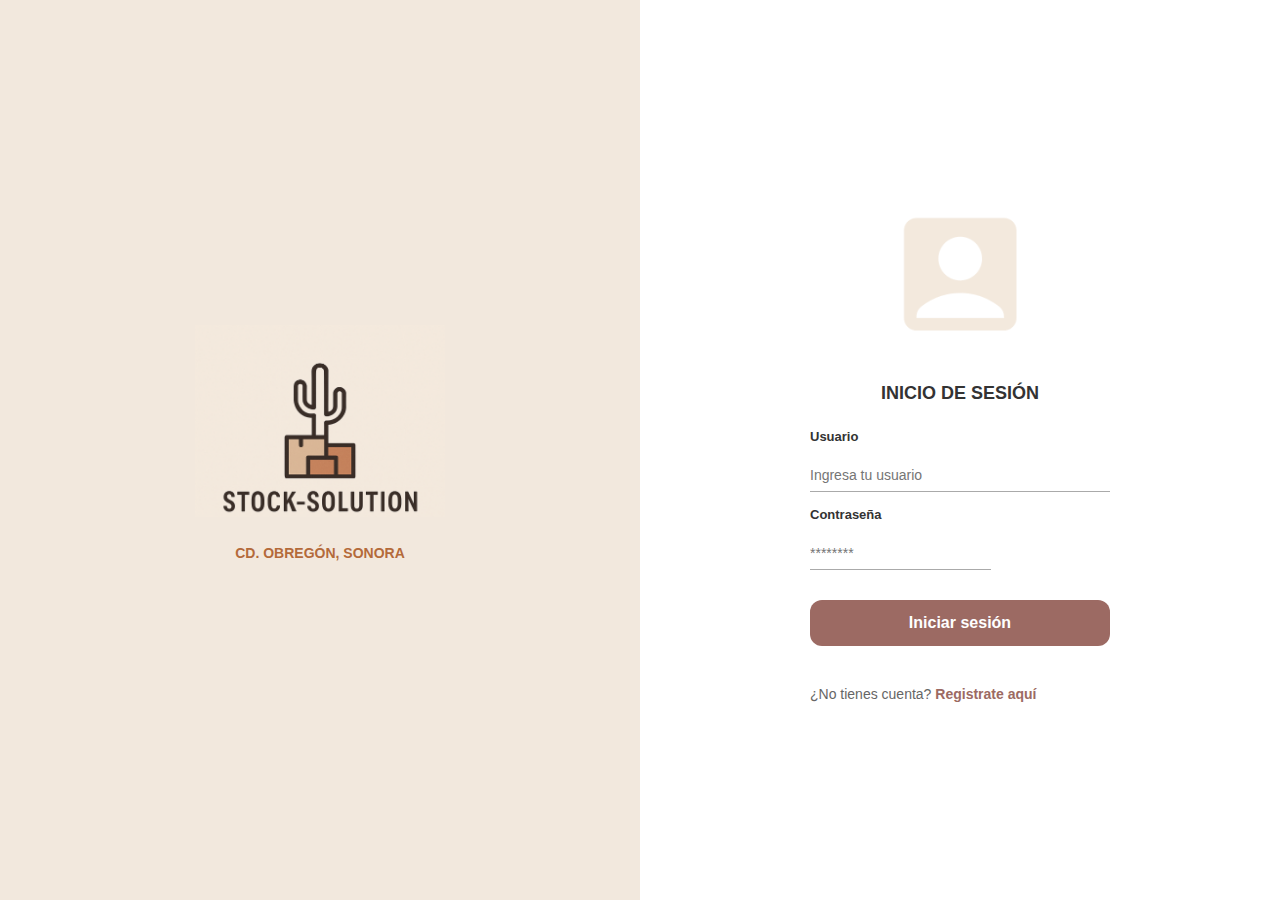
<file: Index.html>
<!DOCTYPE html>
<html lang="es">
<head>
    <meta charset="UTF-8">
    <meta name="viewport" content="width=device-width, initial-scale=1.0">
    <title>Inicio de Sesión - Stock Solution</title>
    <link rel="stylesheet" href="./css/index.css">
</head>
<body>
    <div class="container">
        <!-- Sec Izquierda -->
        <div class="left-section">
            <div class="logo-container">
                <img src="./img/Placeholder 2.png" alt="Stock-Solution Logo" class="logo">
                <p class="location">CD. OBREGÓN, SONORA</p>
            </div>
        </div>

        <!-- Sec Derecha -->
        <div class="right-section">
            <div class="login-box">
                <div class="user-icon">
                    <img src="./img/Untitled_Project_Account_Box_Icon_1 (3).png" alt="Usuario">
                </div>
                <h2>INICIO DE SESIÓN</h2>
                <form>
                    <label for="usuario">Usuario</label>
                    <input type="text" id="usuario" name="usuario" placeholder="Ingresa tu usuario">

                    <label for="password">Contraseña</label>
                    <div class="password-container">
                        <input type="password" id="password" name="password" placeholder="********">
                        <span class="toggle-password"></span>
                    </div>

                    <button type="submit">Iniciar sesión</button>
                     <p class="login-text">
            ¿No tienes cuenta? <a href="/registrarUsuario.html">Registrate aquí</a>
        </p>
                </form>
            </div>
            
        </div>
    </div>
 <script src="./js/index.js"></script>
</body>
</html>
</file>
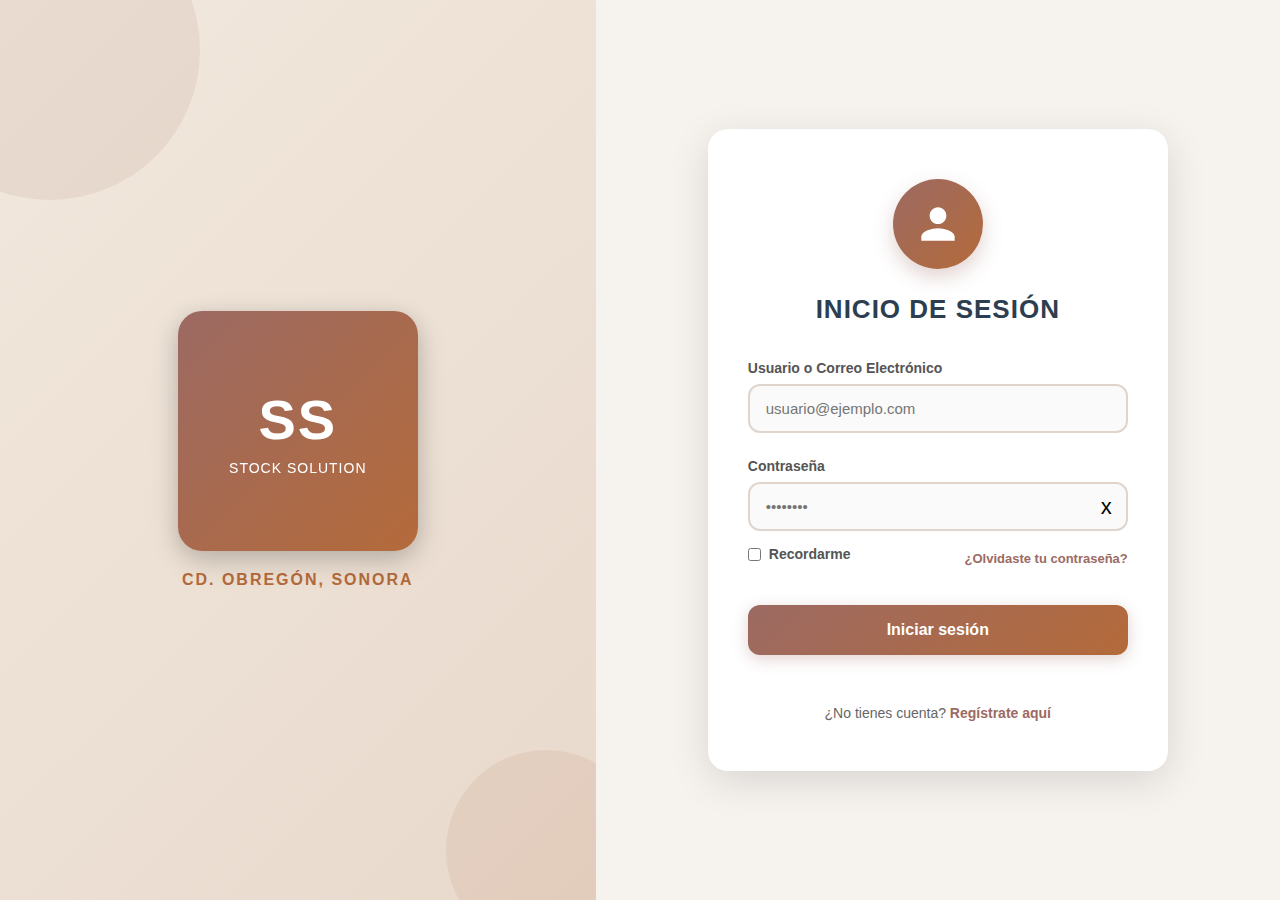
<file: log.html>
<!DOCTYPE html>
<html lang="es">
<head>
    <meta charset="UTF-8">
    <meta name="viewport" content="width=device-width, initial-scale=1.0">
    <link rel="stylesheet" href="./css/log.css">
    <title>Inicio de Sesión - Stock Solution</title>
    
</head>
<body>
    <div class="container">
        <!-- Sección Izquierda -->
        <div class="left-section">
            <div class="logo-container">
                <div class="logo" style="width: 240px; height: 240px; background: linear-gradient(135deg, #9c6a63 0%, #b46a3a 100%); border-radius: 24px; display: flex; flex-direction: column; align-items: center; justify-content: center; color: white; margin: 0 auto; box-shadow: 0 10px 30px rgba(0,0,0,0.15);">
                    <div style="font-size: 56px; font-weight: bold; letter-spacing: 2px;">SS</div>
                    <div style="font-size: 14px; margin-top: 8px; letter-spacing: 1px;">STOCK SOLUTION</div>
                </div>
                <p class="location">CD. OBREGÓN, SONORA</p>
            </div>
        </div>

        <!-- Sección Derecha -->
        <div class="right-section">
            <div class="login-box">
                <div class="user-icon">
                    <img src="data:image/svg+xml,%3Csvg xmlns='http://www.w3.org/2000/svg' viewBox='0 0 24 24' fill='white'%3E%3Cpath d='M12 12c2.21 0 4-1.79 4-4s-1.79-4-4-4-4 1.79-4 4 1.79 4 4 4zm0 2c-2.67 0-8 1.34-8 4v2h16v-2c0-2.66-5.33-4-8-4z'/%3E%3C/svg%3E" alt="Usuario">
                </div>
                <h2>INICIO DE SESIÓN</h2>
                
                <form id="loginForm" novalidate>
                    <div class="input-group">
                        <label for="usuario">Usuario o Correo Electrónico</label>
                        <input 
                            type="text" 
                            id="usuario" 
                            name="usuario" 
                            placeholder="usuario@ejemplo.com"
                            autocomplete="username"
                            required>
                        <div class="error-message" id="error-usuario">Por favor ingresa tu usuario o correo</div>
                    </div>

                    <div class="input-group">
                        <label for="password">Contraseña</label>
                        <div class="password-container">
                            <input 
                                type="password" 
                                id="password" 
                                name="password" 
                                placeholder="••••••••"
                                autocomplete="current-password"
                                required>
                            <span class="toggle-password" id="togglePassword"></span>
                        </div>
                        <div class="error-message" id="error-password">Por favor ingresa tu contraseña</div>
                    </div>

                    <div class="form-options">
                        <label class="remember-me">
                            <input type="checkbox" id="rememberMe" name="rememberMe">
                            <span>Recordarme</span>
                        </label>
                        <a href="#" class="forgot-password">¿Olvidaste tu contraseña?</a>
                    </div>

                    <button type="submit" id="loginButton">Iniciar sesión</button>
                    
                    <p class="login-text">
                        ¿No tienes cuenta? <a href="/registrarUsuario.html">Regístrate aquí</a>
                    </p>
                </form>
            </div>
        </div>
    </div>

    <!-- Toast Notification -->
    <div class="toast" id="toast">
        <span class="toast-icon" id="toastIcon"></span>
        <span class="toast-message" id="toastMessage"></span>
    </div>

    <script src="./js/log.js">
             
    </script>
</body>
</html>
</file>
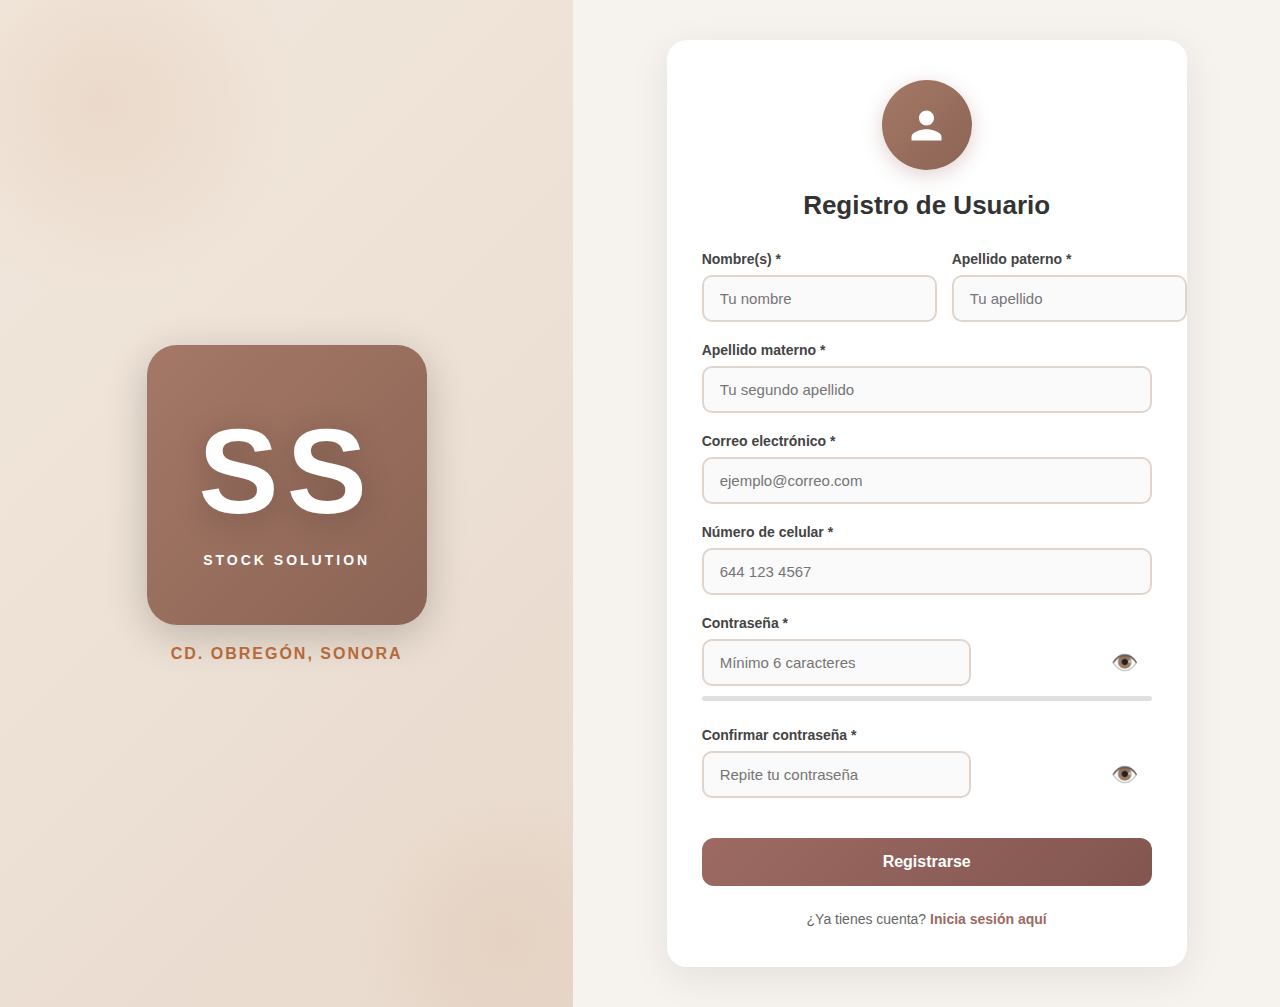
<file: registrarUsuario.html>
<!DOCTYPE html>
<html lang="es">
<head>
    <meta charset="UTF-8">
    <meta name="viewport" content="width=device-width, initial-scale=1.0">
    <title>Registro Usuario</title>
    <style>
        * {
            margin: 0;
            padding: 0;
            box-sizing: border-box;
            font-family: "Arial", sans-serif;
        }

        body {
            background: #f6f2ee;
        }

        .contenedor {
            display: flex;
            min-height: 100vh;
        }

        /* IZQUIERDA */
        .lado-izquierdo {
            flex: 1.2;
            background: linear-gradient(135deg, #f2e8dd 0%, #e8d9cc 100%);
            display: flex;
            align-items: center;
            justify-content: center;
            padding: 20px;
            position: relative;
            overflow: hidden;
        }

        .lado-izquierdo::before {
            content: '';
            position: absolute;
            width: 400px;
            height: 400px;
            background: radial-gradient(circle, rgba(180, 106, 58, 0.1) 0%, transparent 70%);
            border-radius: 50%;
            top: -100px;
            left: -100px;
            animation: float 6s ease-in-out infinite;
        }

        .lado-izquierdo::after {
            content: '';
            position: absolute;
            width: 300px;
            height: 300px;
            background: radial-gradient(circle, rgba(180, 106, 58, 0.08) 0%, transparent 70%);
            border-radius: 50%;
            bottom: -80px;
            right: -80px;
            animation: float 8s ease-in-out infinite reverse;
        }

        @keyframes float {
            0%, 100% { transform: translate(0, 0); }
            50% { transform: translate(20px, 20px); }
        }

        .logo-box {
            text-align: center;
            position: relative;
            z-index: 1;
        }

        .logo-contenedor {
            width: 280px;
            height: 280px;
            max-width: 100%;
            background: linear-gradient(135deg, #a57866 0%, #8b6455 100%);
            border-radius: 30px;
            display: flex;
            flex-direction: column;
            align-items: center;
            justify-content: center;
            margin: 0 auto;
            box-shadow: 0 10px 40px rgba(0,0,0,0.2);
            animation: fadeInScale 0.8s ease-out;
            padding: 30px;
        }

        @keyframes fadeInScale {
            from {
                opacity: 0;
                transform: scale(0.9);
            }
            to {
                opacity: 1;
                transform: scale(1);
            }
        }

        .logo {
            font-size: 120px;
            color: white;
            font-weight: bold;
            letter-spacing: 8px;
            filter: drop-shadow(0 5px 15px rgba(0,0,0,0.2));
        }

        .logo-subtitle {
            color: white;
            font-size: 14px;
            font-weight: 600;
            margin-top: 12px;
            letter-spacing: 3px;
            text-transform: uppercase;
        }

        .logo-box p {
            color: #b46a3a;
            font-size: 16px;
            font-weight: bold;
            margin-top: 20px;
            letter-spacing: 2px;
            text-transform: uppercase;
            animation: fadeIn 1s ease-out 0.3s backwards;
        }

        @keyframes fadeIn {
            from { opacity: 0; transform: translateY(10px); }
            to { opacity: 1; transform: translateY(0); }
        }

        /* DERECHA */
        .lado-derecho {
            flex: 1.5;
            display: flex;
            align-items: center;
            justify-content: center;
            padding: 40px 20px;
            overflow-y: auto;
        }

        .card {
            width: 100%;
            max-width: 520px;
            background: white;
            padding: 40px 35px;
            border-radius: 20px;
            box-shadow: 0 10px 40px rgba(0,0,0,0.08);
            text-align: center;
            animation: slideInRight 0.6s ease-out;
        }

        @keyframes slideInRight {
            from {
                opacity: 0;
                transform: translateX(30px);
            }
            to {
                opacity: 1;
                transform: translateX(0);
            }
        }

        .icono-usuario {
            width: 90px;
            height: 90px;
            background: linear-gradient(135deg, #a57866 0%, #8b6455 100%);
            border-radius: 50%;
            display: flex;
            align-items: center;
            justify-content: center;
            margin: 0 auto 20px;
            box-shadow: 0 5px 20px rgba(156, 106, 99, 0.3);
            transition: transform 0.3s ease;
        }

        .icono-usuario svg {
            width: 45px;
            height: 45px;
            fill: white;
        }

        .icono-usuario:hover {
            transform: scale(1.05);
        }

        h2 {
            font-size: 26px;
            margin-bottom: 30px;
            color: #333;
            font-weight: 600;
        }

        /* FORMULARIO */
        .formulario {
            display: flex;
            flex-direction: column;
            gap: 20px;
            text-align: left;
        }

        .fila {
            display: grid;
            grid-template-columns: repeat(2, 1fr);
            gap: 15px;
        }

        .grupo {
            display: flex;
            flex-direction: column;
            position: relative;
        }

        label {
            font-size: 14px;
            font-weight: 600;
            margin-bottom: 8px;
            color: #444;
            transition: color 0.3s ease;
        }

        .grupo:focus-within label {
            color: #9c6a63;
        }

        input {
            border: 2px solid #e0d5cc;
            border-radius: 10px;
            padding: 13px 16px;
            font-size: 15px;
            transition: all 0.3s ease;
            background: #fafafa;
        }

        input:focus {
            outline: none;
            border-color: #9c6a63;
            background: white;
            box-shadow: 0 0 0 4px rgba(156, 106, 99, 0.1);
            transform: translateY(-1px);
        }

        input.error {
            border-color: #e74c3c;
            animation: shake 0.4s ease;
        }

        @keyframes shake {
            0%, 100% { transform: translateX(0); }
            25% { transform: translateX(-5px); }
            75% { transform: translateX(5px); }
        }

        input.success {
            border-color: #27ae60;
        }

        /* MENSAJES DE ERROR */
        .mensaje-error {
            font-size: 12px;
            color: #e74c3c;
            margin-top: 5px;
            display: none;
            animation: fadeInDown 0.3s ease;
        }

        @keyframes fadeInDown {
            from {
                opacity: 0;
                transform: translateY(-5px);
            }
            to {
                opacity: 1;
                transform: translateY(0);
            }
        }

        .mensaje-error.visible {
            display: block;
        }

        /* CONTRASEÑA */
        .password-box {
            position: relative;
        }

        .password-box input {
            padding-right: 50px;
        }

        .ver {
            position: absolute;
            right: 14px;
            top: 50%;
            transform: translateY(-50%);
            cursor: pointer;
            font-size: 22px;
            user-select: none;
            transition: all 0.2s ease;
        }

        .ver:hover {
            transform: translateY(-50%) scale(1.1);
        }

        /* INDICADOR DE FORTALEZA */
        .strength-meter {
            margin-top: 10px;
            height: 5px;
            background: #e0e0e0;
            border-radius: 3px;
            overflow: hidden;
        }

        .strength-bar {
            height: 100%;
            width: 0%;
            transition: all 0.4s ease;
            border-radius: 3px;
        }

        .strength-text {
            font-size: 12px;
            margin-top: 6px;
            font-weight: 600;
            transition: all 0.3s ease;
        }

        /* BOTÓN */
        .btn-submit {
            margin-top: 20px;
            padding: 15px;
            font-size: 16px;
            font-weight: bold;
            background: linear-gradient(135deg, #9c6a63 0%, #82564f 100%);
            color: white;
            border: none;
            border-radius: 12px;
            cursor: pointer;
            transition: all 0.3s ease;
            position: relative;
            overflow: hidden;
        }

        .btn-submit::before {
            content: '';
            position: absolute;
            top: 50%;
            left: 50%;
            width: 0;
            height: 0;
            border-radius: 50%;
            background: rgba(255, 255, 255, 0.2);
            transform: translate(-50%, -50%);
            transition: width 0.6s, height 0.6s;
        }

        .btn-submit:hover::before {
            width: 300px;
            height: 300px;
        }

        .btn-submit:hover {
            transform: translateY(-2px);
            box-shadow: 0 6px 20px rgba(156, 106, 99, 0.4);
        }

        .btn-submit:active {
            transform: translateY(0);
        }

        .btn-submit:disabled {
            background: linear-gradient(135deg, #ccc 0%, #bbb 100%);
            cursor: not-allowed;
            transform: none;
        }

        /* LOGIN */
        .login-text {
            margin-top: 25px;
            font-size: 14px;
            color: #666;
        }

        .login-text a {
            color: #9c6a63;
            font-weight: bold;
            text-decoration: none;
            transition: all 0.2s ease;
            position: relative;
        }

        .login-text a::after {
            content: '';
            position: absolute;
            width: 0;
            height: 2px;
            bottom: -2px;
            left: 0;
            background: #9c6a63;
            transition: width 0.3s ease;
        }

        .login-text a:hover::after {
            width: 100%;
        }

        .login-text a:hover {
            color: #82564f;
        }

        /* TOAST NOTIFICATION */
        .toast {
            position: fixed;
            top: 30px;
            right: 30px;
            background: white;
            padding: 18px 26px;
            border-radius: 14px;
            box-shadow: 0 6px 30px rgba(0,0,0,0.15);
            display: none;
            align-items: center;
            gap: 14px;
            z-index: 1000;
            animation: slideInToast 0.4s cubic-bezier(0.68, -0.55, 0.265, 1.55);
            max-width: 350px;
        }

        @keyframes slideInToast {
            from {
                transform: translateX(400px);
                opacity: 0;
            }
            to {
                transform: translateX(0);
                opacity: 1;
            }
        }

        .toast.show {
            display: flex;
        }

        .toast.success {
            border-left: 5px solid #27ae60;
        }

        .toast.error {
            border-left: 5px solid #e74c3c;
        }

        .toast-icon {
            font-size: 24px;
        }

        .toast-message {
            font-size: 14px;
            color: #333;
            font-weight: 500;
        }

        /* RESPONSIVE */
        @media (max-width: 950px) {
            .contenedor {
                flex-direction: column;
            }

            .lado-izquierdo {
                min-height: 30vh;
            }

            .card {
                padding: 35px 28px;
            }

            .fila {
                grid-template-columns: 1fr;
            }
        }

        @media (max-width: 500px) {
            .card {
                padding: 28px 22px;
            }

            h2 {
                font-size: 22px;
            }

            .logo-contenedor {
                width: 220px;
                height: 220px;
            }

            .logo {
                font-size: 70px;
            }

            .logo-subtitle {
                font-size: 11px;
                letter-spacing: 2px;
            }
        }
    </style>
</head>
<body>

<div class="contenedor">
    <!-- Sección izquierda -->
    <div class="lado-izquierdo">
        <div class="logo-box">
            <div class="logo-contenedor">
                <div class="logo">SS</div>
                <div class="logo-subtitle">STOCK SOLUTION</div>
            </div>
            <p>CD. Obregón, Sonora</p>
        </div>
    </div>

    <!-- Sección derecha -->
    <div class="lado-derecho">
        <div class="card">
            <div class="icono-usuario">
                <svg viewBox="0 0 24 24" xmlns="http://www.w3.org/2000/svg">
                    <path d="M12 12c2.21 0 4-1.79 4-4s-1.79-4-4-4-4 1.79-4 4 1.79 4 4 4zm0 2c-2.67 0-8 1.34-8 4v2h16v-2c0-2.66-5.33-4-8-4z"/>
                </svg>
            </div>
            <h2>Registro de Usuario</h2>

            <div class="formulario">
                <!-- Nombre completo -->
                <div class="fila">
                    <div class="grupo">
                        <label>Nombre(s) *</label>
                        <input type="text" id="nombre" placeholder="Tu nombre" autocomplete="given-name">
                        <span class="mensaje-error" id="error-nombre">Ingresa tu nombre</span>
                    </div>

                    <div class="grupo">
                        <label>Apellido paterno *</label>
                        <input type="text" id="apellidoP" placeholder="Tu apellido" autocomplete="family-name">
                        <span class="mensaje-error" id="error-apellidoP">Ingresa tu apellido</span>
                    </div>
                </div>

                <!-- Apellido Materno -->
                <div class="grupo">
                    <label>Apellido materno *</label>
                    <input type="text" id="apellidoM" placeholder="Tu segundo apellido" autocomplete="additional-name">
                    <span class="mensaje-error" id="error-apellidoM">Ingresa tu segundo apellido</span>
                </div>

                <!-- Correo -->
                <div class="grupo">
                    <label>Correo electrónico *</label>
                    <input type="email" id="correo" placeholder="ejemplo@correo.com" autocomplete="email">
                    <span class="mensaje-error" id="error-correo">Ingresa un correo válido</span>
                </div>

                <!-- Teléfono -->
                <div class="grupo">
                    <label>Número de celular *</label>
                    <input type="tel" id="celular" placeholder="644 123 4567" maxlength="12" autocomplete="tel">
                    <span class="mensaje-error" id="error-celular">Ingresa un número válido (10 dígitos)</span>
                </div>

                <!-- Contraseña -->
                <div class="grupo">
                    <label>Contraseña *</label>
                    <div class="password-box">
                        <input type="password" id="contrasena" minlength="6" placeholder="Mínimo 6 caracteres" autocomplete="new-password">
                        <span class="ver" data-target="contrasena">👁️</span>
                    </div>

                    <div class="strength-meter">
                        <div class="strength-bar" id="strength-bar"></div>
                    </div>

                    <div class="strength-text" id="strength-text"></div>

                    <span class="mensaje-error" id="error-contrasena">La contraseña debe tener al menos 6 caracteres</span>
                </div>

                <!-- Confirmar -->
                <div class="grupo">
                    <label>Confirmar contraseña *</label>
                    <div class="password-box">
                        <input type="password" id="confirmar" minlength="6" placeholder="Repite tu contraseña" autocomplete="new-password">
                        <span class="ver" data-target="confirmar">👁️</span>
                    </div>
                    <span class="mensaje-error" id="error-confirmar">Las contraseñas no coinciden</span>
                </div>

                <button type="button" class="btn-submit" id="btnRegistrar">Registrarse</button>
            </div>

            <p class="login-text">
                ¿Ya tienes cuenta? <a href="/log.html">Inicia sesión aquí</a>
            </p>
        </div>
    </div>
</div>

<!-- Toast -->
<div class="toast" id="toast">
    <span class="toast-icon" id="toast-icon"></span>
    <span class="toast-message" id="toast-message"></span>
</div>

<script>
// Variables globales
const inputs = {
    nombre: document.getElementById('nombre'),
    apellidoP: document.getElementById('apellidoP'),
    apellidoM: document.getElementById('apellidoM'),
    correo: document.getElementById('correo'),
    celular: document.getElementById('celular'),
    contrasena: document.getElementById('contrasena'),
    confirmar: document.getElementById('confirmar')
};

const btnRegistrar = document.getElementById('btnRegistrar');

// Toggle password visibility
document.querySelectorAll('.ver').forEach(btn => {
    btn.addEventListener('click', function() {
        const targetId = this.getAttribute('data-target');
        const input = document.getElementById(targetId);
        
        if (input.type === 'password') {
            input.type = 'text';
            this.textContent = '🙈';
        } else {
            input.type = 'password';
            this.textContent = '👁️';
        }
    });
});

// Formatear teléfono automáticamente
inputs.celular.addEventListener('input', function(e) {
    let value = e.target.value.replace(/\D/g, '');
    if (value.length > 10) value = value.slice(0, 10);
    
    if (value.length > 6) {
        e.target.value = value.slice(0, 3) + ' ' + value.slice(3, 6) + ' ' + value.slice(6);
    } else if (value.length > 3) {
        e.target.value = value.slice(0, 3) + ' ' + value.slice(3);
    } else {
        e.target.value = value;
    }
});

// Medidor de fortaleza de contraseña
inputs.contrasena.addEventListener('input', function() {
    const password = this.value;
    const strengthBar = document.getElementById('strength-bar');
    const strengthText = document.getElementById('strength-text');
    
    let strength = 0;
    
    if (password.length >= 6) strength += 25;
    if (password.length >= 10) strength += 25;
    if (/[a-z]/.test(password) && /[A-Z]/.test(password)) strength += 25;
    if (/[0-9]/.test(password)) strength += 15;
    if (/[^a-zA-Z0-9]/.test(password)) strength += 10;
    
    strengthBar.style.width = strength + '%';
    
    if (strength <= 25) {
        strengthBar.style.background = '#e74c3c';
        strengthText.textContent = 'Débil';
        strengthText.style.color = '#e74c3c';
    } else if (strength <= 50) {
        strengthBar.style.background = '#f39c12';
        strengthText.textContent = 'Media';
        strengthText.style.color = '#f39c12';
    } else if (strength <= 75) {
        strengthBar.style.background = '#3498db';
        strengthText.textContent = 'Buena';
        strengthText.style.color = '#3498db';
    } else {
        strengthBar.style.background = '#27ae60';
        strengthText.textContent = 'Excelente';
        strengthText.style.color = '#27ae60';
    }
});

// Validaciones
function validarNombre(nombre) {
    return nombre.trim().length >= 2 && /^[a-záéíóúñüA-ZÁÉÍÓÚÑÜ\s]+$/.test(nombre);
}

function validarCorreo(correo) {
    return /^[^\s@]+@[^\s@]+\.[^\s@]+$/.test(correo);
}

function validarCelular(celular) {
    const numeros = celular.replace(/\D/g, '');
    return numeros.length === 10;
}

function validarContrasena(contrasena) {
    return contrasena.length >= 6;
}

function mostrarError(campo, mensaje) {
    const input = inputs[campo];
    const errorElement = document.getElementById(`error-${campo}`);
    
    input.classList.add('error');
    input.classList.remove('success');
    errorElement.classList.add('visible');
    errorElement.textContent = mensaje;
}

function mostrarExito(campo) {
    const input = inputs[campo];
    const errorElement = document.getElementById(`error-${campo}`);
    
    input.classList.remove('error');
    input.classList.add('success');
    errorElement.classList.remove('visible');
}

function mostrarToast(mensaje, tipo = 'success') {
    const toast = document.getElementById('toast');
    const toastMessage = document.getElementById('toast-message');
    const toastIcon = document.getElementById('toast-icon');
    
    toastMessage.textContent = mensaje;
    toastIcon.textContent = tipo === 'success' ? '✅' : '❌';
    toast.className = `toast ${tipo} show`;
    
    setTimeout(() => {
        toast.classList.remove('show');
    }, 3500);
}

// Validación en tiempo real
Object.keys(inputs).forEach(campo => {
    inputs[campo].addEventListener('blur', function() {
        validarCampo(campo);
    });
});

function validarCampo(campo) {
    const valor = inputs[campo].value;
    
    switch(campo) {
        case 'nombre':
        case 'apellidoP':
        case 'apellidoM':
            if (!validarNombre(valor)) {
                mostrarError(campo, 'Ingresa un nombre válido (solo letras)');
                return false;
            }
            break;
            
        case 'correo':
            if (!validarCorreo(valor)) {
                mostrarError(campo, 'Ingresa un correo válido');
                return false;
            }
            break;
            
        case 'celular':
            if (!validarCelular(valor)) {
                mostrarError(campo, 'Ingresa un número válido (10 dígitos)');
                return false;
            }
            break;
            
        case 'contrasena':
            if (!validarContrasena(valor)) {
                mostrarError(campo, 'La contraseña debe tener al menos 6 caracteres');
                return false;
            }
            break;
            
        case 'confirmar':
            if (valor !== inputs.contrasena.value) {
                mostrarError(campo, 'Las contraseñas no coinciden');
                return false;
            }
            break;
    }
    
    mostrarExito(campo);
    return true;
}

// Submit del formulario
btnRegistrar.addEventListener('click', function(e) {
    e.preventDefault();
    
    let valido = true;
    
    // Validar todos los campos
    Object.keys(inputs).forEach(campo => {
        if (!validarCampo(campo)) {
            valido = false;
        }
    });
    
    if (!valido) {
        mostrarToast('Por favor corrige los errores en el formulario', 'error');
        return;
    }
    
    // Aquí iría la lógica para enviar los datos al servidor
    const datosUsuario = {
        nombre: inputs.nombre.value,
        apellidoPaterno: inputs.apellidoP.value,
        apellidoMaterno: inputs.apellidoM.value,
        correo: inputs.correo.value,
        celular: inputs.celular.value.replace(/\D/g, ''),
        contrasena: inputs.contrasena.value
    };
    
    console.log('Datos del usuario:', datosUsuario);
    mostrarToast('¡Registro exitoso! Bienvenido', 'success');
    
    // Limpiar formulario después de 2 segundos
    setTimeout(() => {
        Object.keys(inputs).forEach(campo => {
            inputs[campo].value = '';
            inputs[campo].classList.remove('success', 'error');
        });
        document.getElementById('strength-bar').style.width = '0%';
        document.getElementById('strength-text').textContent = '';
    }, 2000);
});

// Enter key para submit
Object.keys(inputs).forEach(campo => {
    inputs[campo].addEventListener('keypress', function(e) {
        if (e.key === 'Enter') {
            btnRegistrar.click();
        }
    });
});
</script>

</body>
</html>
</file>
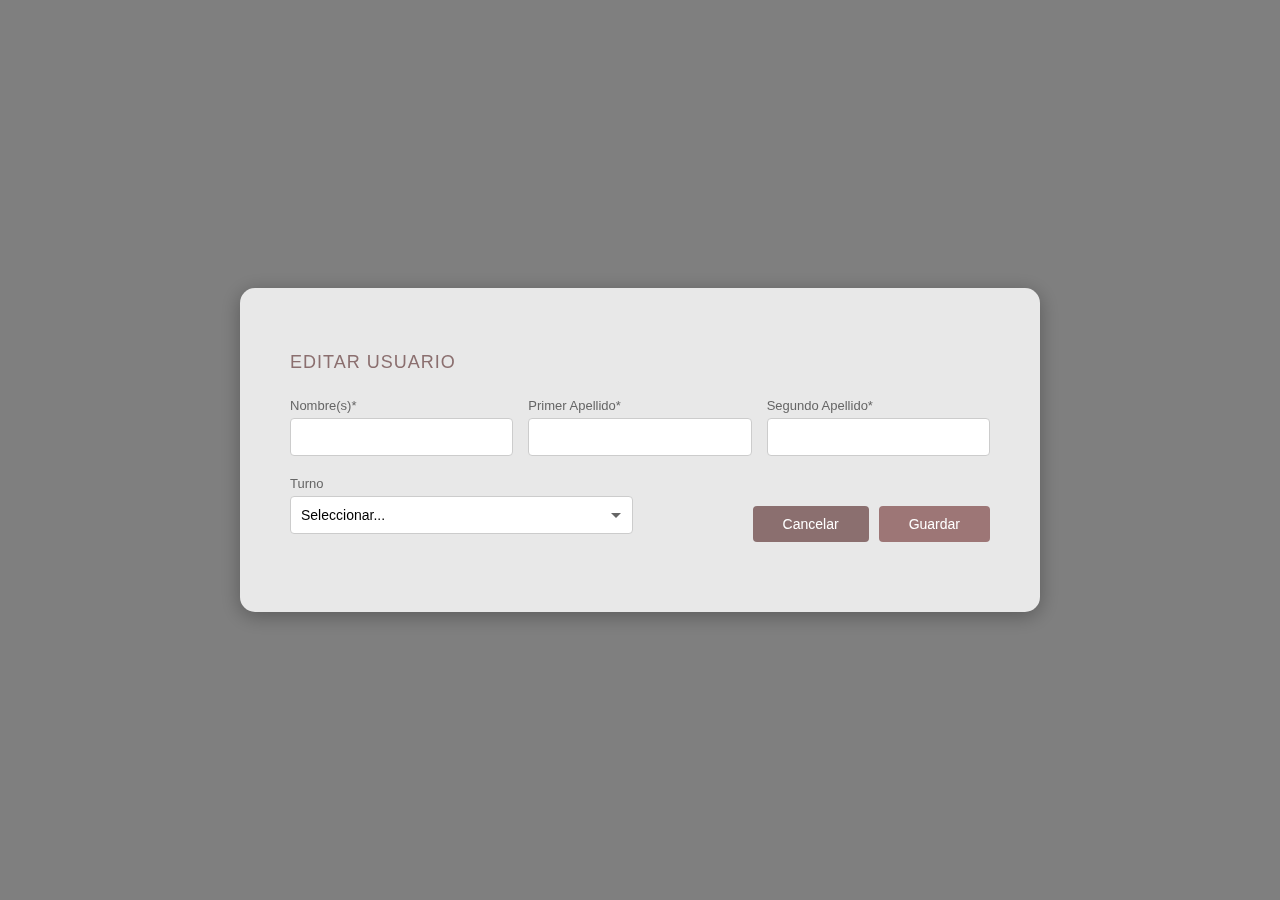
<file: js/components/modales/EditarUsuario/editarUser.html>
<body>
    <link rel="stylesheet" href="../agregarUsuario/agregarUser.css">
    <div class="modal-overlay">
        <div class="modal">
            <div class="modal-header">
                <h2>EDITAR USUARIO</h2>
            </div>
            
            <form>
                <div class="form-row">
                    <div class="form-group">
                        <label for="nombre">Nombre(s)*</label>
                        <input type="text" id="nombre" required>
                    </div>
                    <div class="form-group">
                        <label for="primerApellido">Primer Apellido*</label>
                        <input type="text" id="primerApellido" required>
                    </div>
                    <div class="form-group">
                        <label for="segundoApellido">Segundo Apellido*</label>
                        <input type="text" id="segundoApellido" required>
                    </div>
                </div>

                <div class="form-row single">
                    <div class="form-group">
                        <label for="turno">Turno</label>
                        <select id="turno">
                            <option value="">Seleccionar...</option>
                            <option value="matutino">Matutino</option>
                            <option value="vespertino">Vespertino</option>
                            <option value="nocturno">Nocturno</option>
                        </select>
                    </div>
                    <!--<div class="form-group">
                        <label for="clave">Clave</label>
                        <select id="clave">
                            <option value="">Seleccionar...</option>
                            <option value="admin">Administrador</option>
                            <option value="usuario">Usuario</option>
                            <option value="supervisor">Supervisor</option>
                        </select>
                    </div>
                </div>-->

                <div class="modal-footer">
                    <button type="button" class="btn btn-cancel">Cancelar</button>
                    <button type="submit" class="btn btn-save">Guardar</button>
                </div>
            </form>
        </div>
    </div>
</body>
</file>
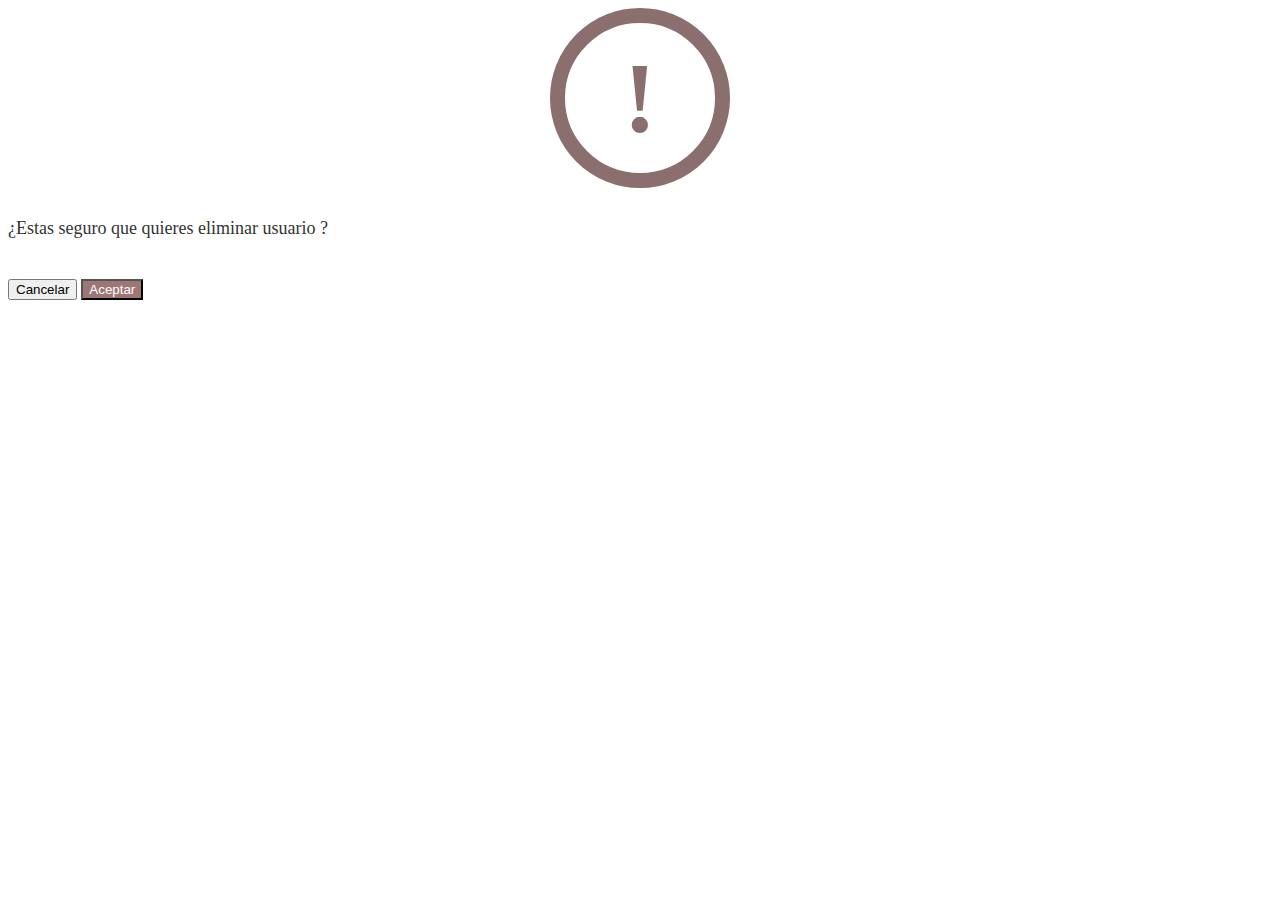
<file: js/components/modales/eliminarUsuario/eliminarUser.html>
<body>
    <link rel="stylesheet" href="./eliminarUser.css">
    <div class="modal-overlay">
        <div class="modal">
            <div class="icon-container">
                <div class="warning-icon">
                    <span class="exclamation">!</span>
                </div>
            </div>
            
            <div class="modal-message">
                <p>¿Estas seguro que quieres eliminar usuario ?</p>
            </div>

            <div class="modal-footer">
                <button type="button" class="btn btn-cancel">Cancelar</button>
                <button type="button" class="btn btn-accept">Aceptar</button>
            </div>
        </div>
    </div>
</body>
</file>
<file: css/index.css>
/* Configuración general */
body {
    margin: 0;
    font-family: 'Arial', sans-serif;
}

/* Contenedor general */
.container {
    display: flex;
    height: 100vh;
}

/* Sección izquierda */
.left-section {
    flex: 1;
    background-color: #f2e8dd;
    display: flex;
    justify-content: center;
    align-items: center;
}

.logo-container {
    text-align: center;
}

.logo {
    width: 250px;
    margin-bottom: 10px;
}

.location {
    color: #b46a3a;
    font-weight: bold;
    font-size: 14px;
}

/* Sección derecha */
.right-section {
    flex: 1;
    background-color: #ffffff;
    display: flex;
    justify-content: center;
    align-items: center;
}

.login-box {
    text-align: center;
    width: 300px;
}

.user-icon img {
    width: 150px;
    height: 150px;
    border-radius:25px;
    padding: 15px;
}

h2 {
    margin: 15px 0 25px;
    font-size: 18px;
    color: #333;
    font-weight: bold;
}

form {
    display: flex;
    flex-direction: column;
    gap: 15px;
    text-align: left;
}

label {
    font-weight: bold;
    font-size: 13px;
    color: #333;
}

input {
    border: none;
    border-bottom: 1px solid #aaa;
    padding: 8px 0;
    outline: none;
    font-size: 14px;
}

.password-container {
    position: relative;
}

.toggle-password {
    position: absolute;
    right: 5px;
    top: 8px;
    cursor: pointer;
}

/* Botón */
button {
            margin-top: 15px;
            padding: 14px;
            font-size: 16px;
            font-weight: bold;
            background: #9c6a63;
            color: white;
            border: none;
            border-radius: 12px;
            cursor: pointer;
            transition: all 0.3s ease;
            position: relative;
            overflow: hidden;
        }

        button:hover {
            background: #82564f;
            transform: translateY(-2px);
            box-shadow: 0 4px 12px rgba(156, 106, 99, 0.3);
        }

        button:active {
            transform: translateY(0);
        }

        button:disabled {
            background: #ccc;
            cursor: not-allowed;
            transform: none;
        }
/* LOGIN */
        .login-text {
            margin-top: 25px;
            font-size: 14px;
            color: #666;
        }

        .login-text a {
            color: #9c6a63;
            font-weight: bold;
            text-decoration: none;
            transition: color 0.2s;
        }

        .login-text a:hover {
            color: #82564f;
            text-decoration: underline;
        }
</file>
<file: css/log.css>
* {
            margin: 0;
            padding: 0;
            box-sizing: border-box;
            font-family: "Arial", sans-serif;
        }

        body {
            background: #f6f2ee;
            overflow-x: hidden;
        }

        .container {
            display: flex;
            min-height: 100vh;
        }

        /* SECCIÓN IZQUIERDA */
        .left-section {
            flex: 1.2;
            background: linear-gradient(135deg, #f2e8dd 0%, #e8d9cc 100%);
            display: flex;
            align-items: center;
            justify-content: center;
            padding: 40px;
            position: relative;
            overflow: hidden;
        }

        .left-section::before {
            content: '';
            position: absolute;
            width: 300px;
            height: 300px;
            background: rgba(156, 106, 99, 0.1);
            border-radius: 50%;
            top: -100px;
            left: -100px;
        }

        .left-section::after {
            content: '';
            position: absolute;
            width: 200px;
            height: 200px;
            background: rgba(180, 106, 58, 0.1);
            border-radius: 50%;
            bottom: -50px;
            right: -50px;
        }

        .logo-container {
            text-align: center;
            z-index: 1;
            animation: fadeInUp 0.8s ease;
        }

        .logo {
            width: 280px;
            max-width: 100%;
            height: auto;
            filter: drop-shadow(0 4px 10px rgba(0,0,0,0.1));
            transition: transform 0.3s ease;
        }

        .logo:hover {
            transform: scale(1.05);
        }

        .location {
            color: #b46a3a;
            font-size: 16px;
            font-weight: bold;
            margin-top: 20px;
            letter-spacing: 2px;
            animation: fadeIn 1s ease 0.3s both;
        }

        /* SECCIÓN DERECHA */
        .right-section {
            flex: 1.5;
            display: flex;
            align-items: center;
            justify-content: center;
            padding: 40px 20px;
        }

        .login-box {
            width: 100%;
            max-width: 460px;
            background: white;
            padding: 50px 40px;
            border-radius: 20px;
            box-shadow: 0 10px 40px rgba(0,0,0,0.12);
            text-align: center;
            animation: fadeInRight 0.8s ease;
        }

        .user-icon {
            width: 90px;
            height: 90px;
            background: linear-gradient(135deg, #9c6a63 0%, #b46a3a 100%);
            border-radius: 50%;
            display: flex;
            align-items: center;
            justify-content: center;
            margin: 0 auto 25px;
            box-shadow: 0 8px 20px rgba(156, 106, 99, 0.3);
        }

        .user-icon img {
            width: 50px;
            height: 50px;
            filter: brightness(0) invert(1);
        }

        h2 {
            font-size: 26px;
            margin-bottom: 35px;
            color: #2c3e50;
            font-weight: 700;
            letter-spacing: 1px;
        }

        /* FORMULARIO */
        form {
            display: flex;
            flex-direction: column;
            gap: 25px;
            text-align: left;
        }

        .input-group {
            position: relative;
        }

        label {
            font-size: 14px;
            font-weight: 600;
            margin-bottom: 8px;
            color: #555;
            display: block;
            transition: color 0.3s ease;
        }

        input {
            width: 100%;
            border: 2px solid #e0d5cc;
            border-radius: 12px;
            padding: 14px 16px;
            font-size: 15px;
            transition: all 0.3s ease;
            background: #fafafa;
        }

        input:focus {
            outline: none;
            border-color: #9c6a63;
            background: white;
            box-shadow: 0 0 0 4px rgba(156, 106, 99, 0.1);
        }

        input.error {
            border-color: #e74c3c;
            animation: shake 0.4s ease;
        }

        /* PASSWORD CONTAINER */
        .password-container {
            position: relative;
        }

        .password-container input {
            padding-right: 50px;
        }

        .toggle-password {
            position: absolute;
            right: 16px;
            top: 50%;
            transform: translateY(-50%);
            cursor: pointer;
            font-size: 22px;
            transition: opacity 0.2s ease;
            user-select: none;
        }

        .toggle-password:hover {
            opacity: 0.7;
        }

        .toggle-password::before {
            content: 'x';
        }

        .toggle-password.active::before {
            content: 'x';
        }

        /* MENSAJES DE ERROR */
        .error-message {
            font-size: 13px;
            color: #e74c3c;
            margin-top: 6px;
            display: none;
            font-weight: 500;
        }

        .error-message.visible {
            display: block;
            animation: slideDown 0.3s ease;
        }

        /* RECORDAR Y OLVIDÉ */
        .form-options {
            display: flex;
            justify-content: space-between;
            align-items: center;
            font-size: 13px;
            margin-top: -10px;
        }

        .remember-me {
            display: flex;
            align-items: center;
            gap: 8px;
            cursor: pointer;
            user-select: none;
        }

        .remember-me input[type="checkbox"] {
            width: auto;
            cursor: pointer;
            accent-color: #9c6a63;
        }

        .forgot-password {
            color: #9c6a63;
            text-decoration: none;
            font-weight: 600;
            transition: color 0.2s ease;
        }

        .forgot-password:hover {
            color: #82564f;
            text-decoration: underline;
        }

        /* BOTÓN */
        button {
            margin-top: 10px;
            padding: 16px;
            font-size: 16px;
            font-weight: bold;
            background: linear-gradient(135deg, #9c6a63 0%, #b46a3a 100%);
            color: white;
            border: none;
            border-radius: 12px;
            cursor: pointer;
            transition: all 0.3s ease;
            box-shadow: 0 4px 15px rgba(156, 106, 99, 0.3);
            position: relative;
            overflow: hidden;
        }

        button::before {
            content: '';
            position: absolute;
            top: 0;
            left: -100%;
            width: 100%;
            height: 100%;
            background: linear-gradient(90deg, transparent, rgba(255,255,255,0.3), transparent);
            transition: left 0.5s ease;
        }

        button:hover::before {
            left: 100%;
        }

        button:hover {
            transform: translateY(-2px);
            box-shadow: 0 6px 20px rgba(156, 106, 99, 0.4);
        }

        button:active {
            transform: translateY(0);
        }

        button:disabled {
            background: #ccc;
            cursor: not-allowed;
            transform: none;
            box-shadow: none;
        }

        .loading {
            pointer-events: none;
            opacity: 0.7;
        }

        .loading::after {
            content: '';
            position: absolute;
            width: 20px;
            height: 20px;
            border: 3px solid white;
            border-top-color: transparent;
            border-radius: 50%;
            animation: spin 0.8s linear infinite;
            right: 20px;
            top: 50%;
            transform: translateY(-50%);
        }

        /* LOGIN TEXT */
        .login-text {
            margin-top: 25px;
            font-size: 14px;
            color: #666;
            text-align: center;
        }

        .login-text a {
            color: #9c6a63;
            font-weight: bold;
            text-decoration: none;
            transition: color 0.2s ease;
        }

        .login-text a:hover {
            color: #82564f;
            text-decoration: underline;
        }

        /* TOAST NOTIFICATION */
        .toast {
            position: fixed;
            top: 20px;
            right: 20px;
            background: white;
            padding: 16px 24px;
            border-radius: 12px;
            box-shadow: 0 4px 20px rgba(0,0,0,0.2);
            display: none;
            align-items: center;
            gap: 12px;
            z-index: 1000;
            min-width: 300px;
            animation: slideInRight 0.4s ease;
        }

        .toast.show {
            display: flex;
        }

        .toast.success {
            border-left: 4px solid #27ae60;
        }

        .toast.error {
            border-left: 4px solid #e74c3c;
        }

        .toast-icon {
            font-size: 24px;
        }

        .toast-message {
            flex: 1;
            font-size: 14px;
            font-weight: 500;
        }

        /* ANIMACIONES */
        @keyframes fadeInUp {
            from {
                opacity: 0;
                transform: translateY(30px);
            }
            to {
                opacity: 1;
                transform: translateY(0);
            }
        }

        @keyframes fadeInRight {
            from {
                opacity: 0;
                transform: translateX(30px);
            }
            to {
                opacity: 1;
                transform: translateX(0);
            }
        }

        @keyframes fadeIn {
            from { opacity: 0; }
            to { opacity: 1; }
        }

        @keyframes shake {
            0%, 100% { transform: translateX(0); }
            25% { transform: translateX(-10px); }
            75% { transform: translateX(10px); }
        }

        @keyframes slideDown {
            from {
                opacity: 0;
                transform: translateY(-10px);
            }
            to {
                opacity: 1;
                transform: translateY(0);
            }
        }

        @keyframes slideInRight {
            from {
                transform: translateX(400px);
                opacity: 0;
            }
            to {
                transform: translateX(0);
                opacity: 1;
            }
        }

        @keyframes spin {
            to { transform: translateY(-50%) rotate(360deg); }
        }

        /* RESPONSIVE */
        @media (max-width: 950px) {
            .container {
                flex-direction: column;
            }

            .left-section {
                min-height: 30vh;
                padding: 30px 20px;
            }

            .logo {
                width: 200px;
            }

            .login-box {
                padding: 40px 30px;
            }
        }

        @media (max-width: 500px) {
            .login-box {
                padding: 35px 25px;
            }

            h2 {
                font-size: 22px;
            }

            .form-options {
                flex-direction: column;
                gap: 12px;
                align-items: flex-start;
            }
        }
</file>
<file: js/components/modales/agregarUsuario/agregarUser.css>
.hidden {
    display: none !important;
}

.modal-overlay {
    position: fixed;
    top: 0;
    left: 0;
    width: 100%;
    height: 100%;
    background-color: rgba(0, 0, 0, 0.5);
    display: flex;
    justify-content: center;
    align-items: center;
    z-index: 9999;
}

.modal {
    background-color: #e8e8e8;
    border-radius: 15px;
    padding: 50px;
    width: 90%;
    max-width: 700px;
    box-shadow: 0 4px 20px rgba(0, 0, 0, 0.3);
    position: relative;
    z-index: 10000;
    font-family: Arial, sans-serif;
}

.modal-header {
    margin-bottom: 25px;
}

.modal-header h2 {
    color: #8b6f6f;
    font-size: 18px;
    font-weight: normal;
    text-transform: uppercase;
    letter-spacing: 1px;
}

.form-row {
    display: grid;
    grid-template-columns: 1fr 1fr 1fr;
    gap: 15px;
    margin-bottom: 20px;
}

.form-row.single {
    grid-template-columns: 1fr 1fr;
}

.form-group {
    display: flex;
    flex-direction: column;
}

.form-group label {
    color: #666;
    font-size: 13px;
    margin-bottom: 5px;
}

.form-group input,
.form-group select {
    padding: 10px;
    border: 1px solid #ccc;
    border-radius: 4px;
    background-color: white;
    font-size: 14px;
    outline: none;
}

.form-group input:focus,
.form-group select:focus {
    border-color: #8b6f6f;
}

.form-group select {
    cursor: pointer;
    appearance: none;
    background-image: url("data:image/svg+xml,%3Csvg xmlns='http://www.w3.org/2000/svg' width='12' height='12' viewBox='0 0 12 12'%3E%3Cpath fill='%23666' d='M6 9L1 4h10z'/%3E%3C/svg%3E");
    background-repeat: no-repeat;
    background-position: right 10px center;
    padding-right: 30px;
}

.modal-footer {
    display: flex;
    justify-content: flex-end;
    gap: 10px;
    margin-top: 30px;
}

.btn {
    padding: 10px 30px;
    border: none;
    border-radius: 4px;
    cursor: pointer;
    font-size: 14px;
    transition: all 0.3s ease;
}

.btn-cancel {
    background-color: #8b6f6f;
    color: white;
}

.btn-cancel:hover {
    background-color: #755d5d;
}

.btn-save {
    background-color: #9d7676;
    color: white;
}

.btn-save:hover {
    background-color: #8b6565;
}
</file>
<file: js/components/modales/eliminarUsuario/eliminarUser.css>
.hidden {
    display: none !important;
}

.modal-overlay-eliminar {
    position: fixed;
    top: 0;
    left: 0;
    width: 100%;
    height: 100%;
    background-color: rgba(0, 0, 0, 0.5);
    display: flex;
    justify-content: center;
    align-items: center;
    z-index: 9999;
}

.modal-eliminar {
    background-color: #f5f5f5;
    border-radius: 8px;
    padding: 40px;
    width: 90%;
    max-width: 450px;
    box-shadow: 0 4px 20px rgba(0, 0, 0, 0.3);
    text-align: center;
    position: relative;
    z-index: 10000;
    font-family: Arial, sans-serif;
}

.icon-container {
    margin-bottom: 30px;
}

.warning-icon {
    width: 150px;
    height: 150px;
    border: 15px solid #8b6f6f;
    border-radius: 50%;
    display: flex;
    justify-content: center;
    align-items: center;
    margin: 0 auto;
    background-color: white;
}

.exclamation {
    color: #8b6f6f;
    font-size: 100px;
    font-weight: bold;
    line-height: 1;
}

.modal-message {
    margin-bottom: 40px;
}

.modal-message p {
    color: #333;
    font-size: 18px;
    font-weight: 500;
}

.modal-footer-eliminar {
    display: flex;
    justify-content: center;
    gap: 15px;
}

.btn-eliminar {
    padding: 12px 40px;
    border: none;
    border-radius: 6px;
    cursor: pointer;
    font-size: 15px;
    transition: all 0.3s ease;
    min-width: 140px;
}

.btn-cancel-eliminar {
    background-color: #8b6f6f;
    color: white;
}

.btn-cancel-eliminar:hover {
    background-color: #755d5d;
}

.btn-accept {
    background-color: #9d7676;
    color: white;
}

.btn-accept:hover {
    background-color: #8b6565;
}
</file>
